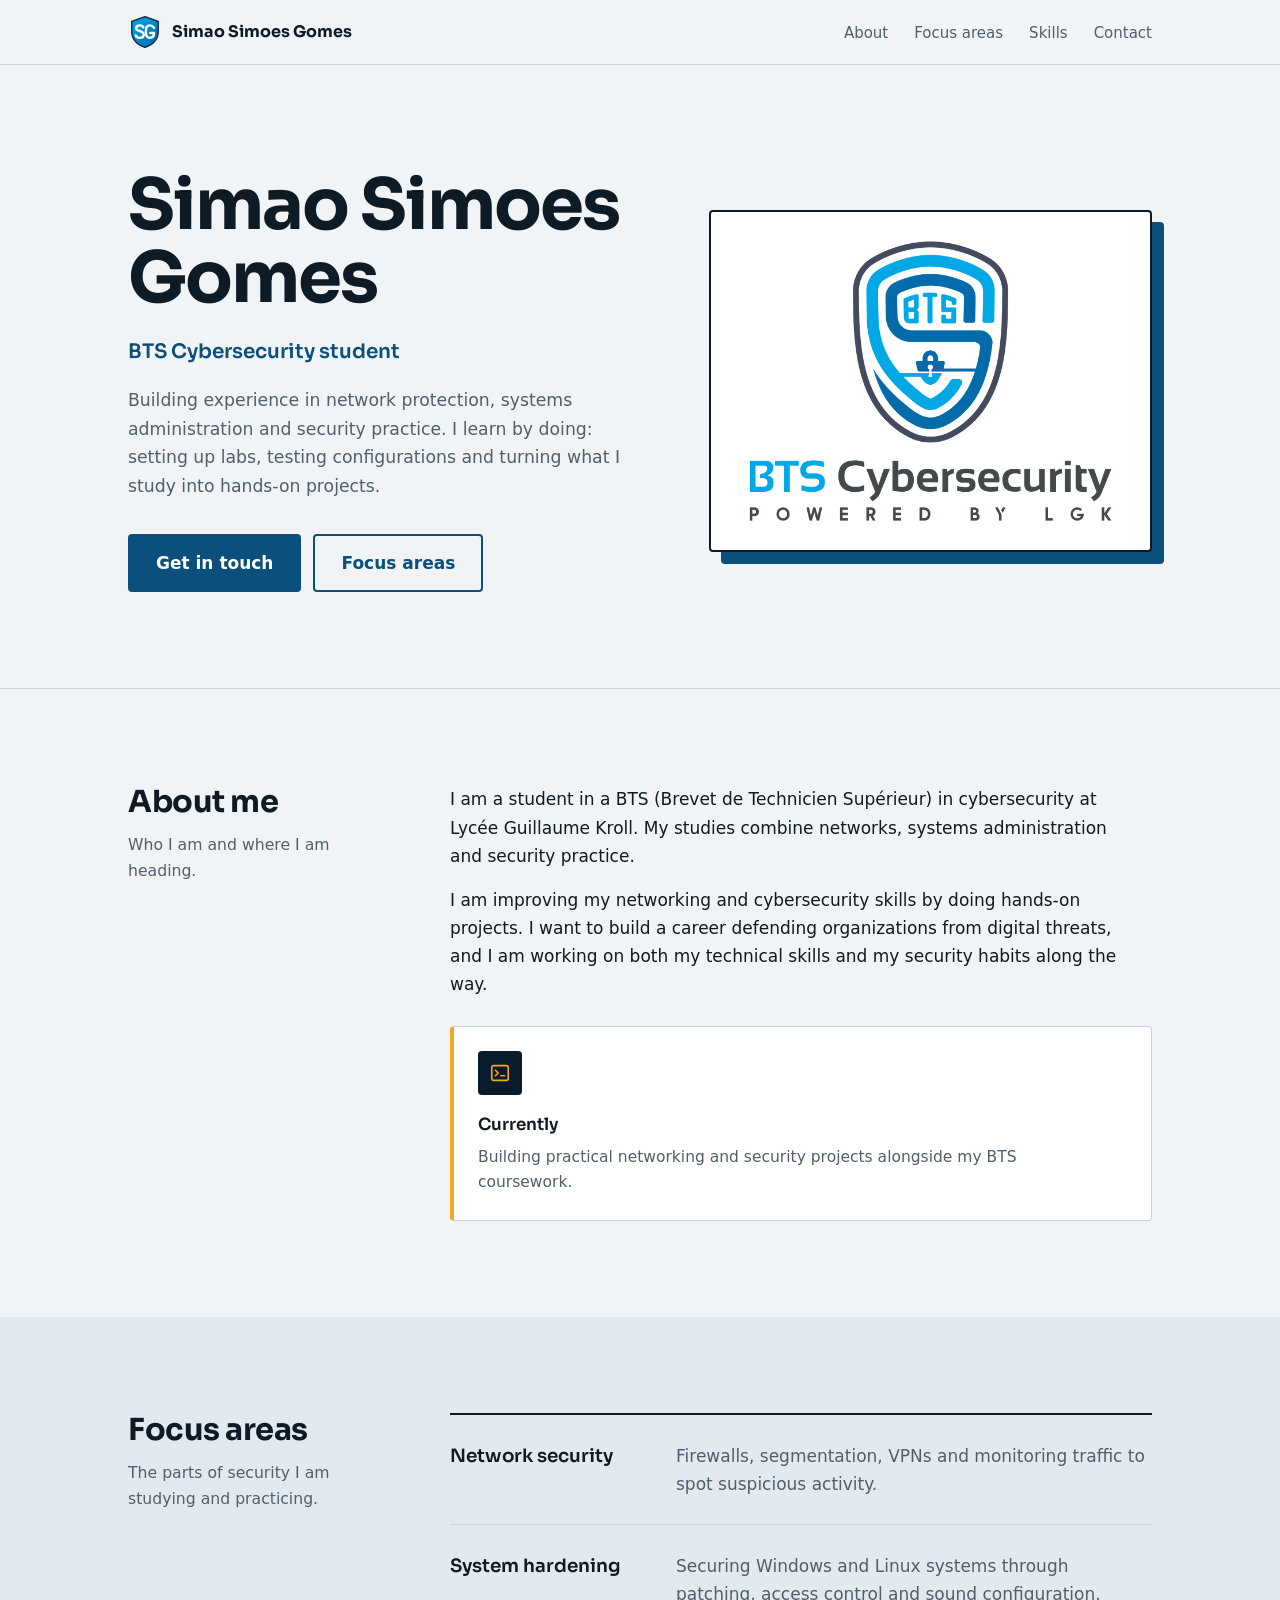
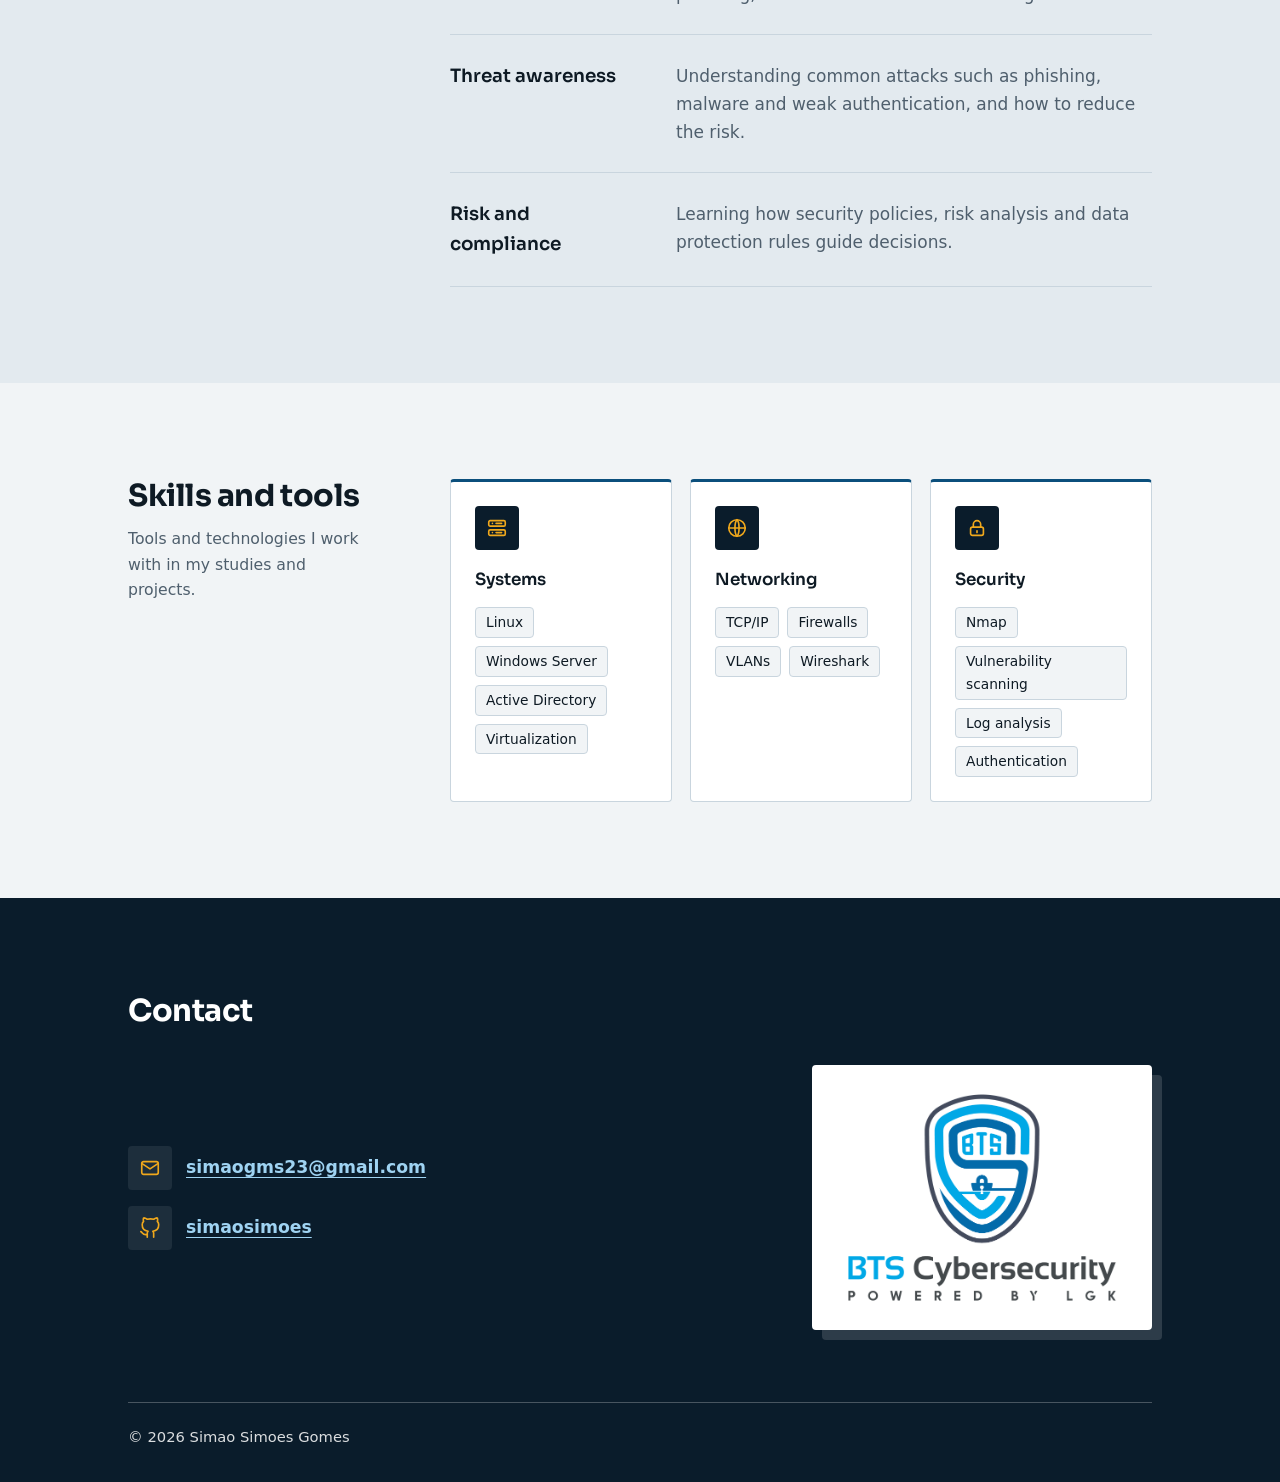
<file: index.html>
<!DOCTYPE html>
<html lang="en">
<head>
<meta charset="utf-8">
<meta name="viewport" content="width=device-width, initial-scale=1, viewport-fit=cover">
<title>Simao Simoes Gomes – Cybersecurity Student</title>
<link rel="icon" type="image/svg+xml" href="logo.svg">
<link rel="preconnect" href="https://fonts.googleapis.com">
<link rel="preconnect" href="https://fonts.gstatic.com" crossorigin>
<link href="https://fonts.googleapis.com/css2?family=Sora:wght@500;600;700&display=swap" rel="stylesheet">
<link rel="stylesheet" href="style.css">
</head>
<body>
<header><div class="wrap"><nav>
<a class="brand" href="#top"><img class="logo" src="logo.svg" width="34" height="34" alt="">Simao Simoes Gomes</a>
<ul><li><a href="#about">About</a></li><li><a href="#focus">Focus areas</a></li><li><a href="#skills">Skills</a></li><li><a href="#contact">Contact</a></li></ul>
</nav></div></header>

<main id="top">
<div class="hero"><div class="wrap">
<div>
<h1>Simao Simoes Gomes</h1>
<p class="role">BTS Cybersecurity student</p>
<p class="lead">Building experience in network protection, systems administration and security practice. I learn by doing: setting up labs, testing configurations and turning what I study into hands-on projects.</p>
<div class="btns"><a class="btn p" href="#contact">Get in touch</a><a class="btn s" href="#focus">Focus areas</a></div>
</div>
<div class="logobox">
<img src="BTS_Final-01.jpg" width="1372" height="1021" alt="BTS Cybersecurity logo, powered by LGK">
</div>
</div></div>

<section id="about"><div class="wrap">
<h2>About me</h2>
<p class="sub">Who I am and where I am heading.</p>
<div class="about">
<!-- PHOTO SPOT 1: add your photo here, e.g. <img class="photo" src="my-photo.jpg" alt="Simao"> -->
<div>
<p>I am a student in a BTS (Brevet de Technicien Supérieur) in cybersecurity at Lycée Guillaume Kroll. My studies combine networks, systems administration and security practice.</p>
<p>I am improving my networking and cybersecurity skills by doing hands-on projects. I want to build a career defending organizations from digital threats, and I am working on both my technical skills and my security habits along the way.</p>
</div>
<div class="card"><span class="ico" aria-hidden="true"><svg viewBox="0 0 24 24" fill="none" stroke="currentColor" stroke-width="1.8" stroke-linecap="round" stroke-linejoin="round"><rect x="3" y="4" width="18" height="16" rx="2"/><path d="M7 9l3 3-3 3M13 15h4"/></svg></span><h3>Currently</h3><p>Building practical networking and security projects alongside my BTS coursework.</p></div>
</div>
</div></section>

<section id="focus" class="alt"><div class="wrap">
<h2>Focus areas</h2>
<p class="sub">The parts of security I am studying and practicing.</p>
<div class="rows">
<div class="row"><h3>Network security</h3><p>Firewalls, segmentation, VPNs and monitoring traffic to spot suspicious activity.</p></div>
<div class="row"><h3>System hardening</h3><p>Securing Windows and Linux systems through patching, access control and sound configuration.</p></div>
<div class="row"><h3>Threat awareness</h3><p>Understanding common attacks such as phishing, malware and weak authentication, and how to reduce the risk.</p></div>
<div class="row"><h3>Risk and compliance</h3><p>Learning how security policies, risk analysis and data protection rules guide decisions.</p></div>
</div>
</div></section>

<section id="skills"><div class="wrap">
<h2>Skills and tools</h2>
<p class="sub">Tools and technologies I work with in my studies and projects.</p>
<div class="grid">
<div class="card"><span class="ico" aria-hidden="true"><svg viewBox="0 0 24 24" fill="none" stroke="currentColor" stroke-width="1.8" stroke-linecap="round" stroke-linejoin="round"><rect x="3" y="4" width="18" height="6" rx="1.5"/><rect x="3" y="14" width="18" height="6" rx="1.5"/><path d="M7 7h.01M7 17h.01M11 7h6M11 17h6"/></svg></span><h3>Systems</h3><div class="tags"><span>Linux</span><span>Windows Server</span><span>Active Directory</span><span>Virtualization</span></div></div>
<div class="card"><span class="ico" aria-hidden="true"><svg viewBox="0 0 24 24" fill="none" stroke="currentColor" stroke-width="1.8" stroke-linecap="round" stroke-linejoin="round"><circle cx="12" cy="12" r="9"/><path d="M3 12h18M12 3c3 3 3 15 0 18M12 3c-3 3-3 15 0 18"/></svg></span><h3>Networking</h3><div class="tags"><span>TCP/IP</span><span>Firewalls</span><span>VLANs</span><span>Wireshark</span></div></div>
<div class="card"><span class="ico" aria-hidden="true"><svg viewBox="0 0 24 24" fill="none" stroke="currentColor" stroke-width="1.8" stroke-linecap="round" stroke-linejoin="round"><rect x="5" y="11" width="14" height="9" rx="2"/><path d="M8 11V8a4 4 0 018 0v3M12 15v2"/></svg></span><h3>Security</h3><div class="tags"><span>Nmap</span><span>Vulnerability scanning</span><span>Log analysis</span><span>Authentication</span></div></div>
</div>
</div></section>

</main>

<footer id="contact"><div class="wrap">
<h2>Contact</h2>
<div class="contactbox"><div>
<div class="contact">
<span class="ci"><span class="ico" aria-hidden="true"><svg viewBox="0 0 24 24" fill="none" stroke="currentColor" stroke-width="1.8" stroke-linecap="round" stroke-linejoin="round"><rect x="3" y="5" width="18" height="14" rx="2"/><path d="M3 7l9 6 9-6"/></svg></span><span><a href="mailto:simaogms23@gmail.com">simaogms23@gmail.com</a></span></span>
<span class="ci"><span class="ico" aria-hidden="true"><svg viewBox="0 0 24 24" fill="none" stroke="currentColor" stroke-width="1.8" stroke-linecap="round" stroke-linejoin="round"><path d="M9 19c-5 1.5-5-2.5-7-3m14 6v-3.87a3.37 3.37 0 0 0-.94-2.61c3.14-.35 6.44-1.54 6.44-7A5.44 5.44 0 0 0 20 4.77 5.07 5.07 0 0 0 19.91 1S18.73.65 16 2.48a13.38 13.38 0 0 0-7 0C6.27.65 5.09 1 5.09 1A5.07 5.07 0 0 0 5 4.77a5.44 5.44 0 0 0-1.5 3.78c0 5.42 3.3 6.61 6.44 7A3.37 3.37 0 0 0 9 18.13V22"/></svg></span><span><a href="https://github.com/simaosimoes" target="_blank" rel="noopener">simaosimoes</a></span></span>
</div>
</div>
<div class="logobox"><img src="BTS_Final-01.jpg" width="1372" height="1021" alt="BTS Cybersecurity logo, powered by LGK"></div></div>
<p class="copy">© 2026 Simao Simoes Gomes</p>
</div></footer>
</body>
</html>
</file>
<file: style.css>
/* Portfolio – Simao Simoes Gomes
   Palette: paper, ink, deep blue (primary), amber (signal), night (footer) */

:root {
  --paper: #f1f4f6;
  --alt: #e3eaef;
  --card: #ffffff;
  --ink: #0e1a24;
  --mute: #4f5f6d;
  --line: #c9d5de;
  --blue: #0b4f7c;
  --blue-dark: #083a5c;
  --on-blue: #ffffff;
  --amber: #f0a81c;
  --night: #0a1c2b;
  --icon-bg: #0a1c2b;

  --radius: 4px;
  --display: "Sora", "Segoe UI", system-ui, sans-serif;
  --body: "Segoe UI", system-ui, -apple-system, Roboto, Helvetica, Arial, sans-serif;

  padding-top: env(safe-area-inset-top, 0px);
  padding-bottom: env(safe-area-inset-bottom, 0px);
}

@media (prefers-color-scheme: dark) {
  :root {
    --paper: #0b1621;
    --alt: #0e1c2a;
    --card: #12232f;
    --ink: #e8eff5;
    --mute: #9db0bf;
    --line: #243849;
    --blue: #5bb8ea;
    --blue-dark: #8accf2;
    --on-blue: #06121f;
  }
}

/* ===== Base ===== */
*,
*::before,
*::after {
  box-sizing: border-box;
}

html {
  scroll-behavior: smooth;
  scroll-padding-top: 80px;
}

body {
  margin: 0;
  background: var(--paper);
  color: var(--ink);
  font: 17px/1.65 var(--body);
  -webkit-font-smoothing: antialiased;
}

h1,
h2,
h3,
.brand {
  font-family: var(--display);
}

a {
  color: var(--blue);
}

:focus-visible {
  outline: 3px solid var(--amber);
  outline-offset: 3px;
}

.wrap {
  max-width: 1080px;
  margin: 0 auto;
  padding: 0 28px;
}

/* ===== Header ===== */
header {
  position: sticky;
  top: env(safe-area-inset-top, 0px);
  z-index: 10;
  background: var(--paper);
  border-bottom: 1px solid var(--line);
}

nav {
  display: flex;
  justify-content: space-between;
  align-items: center;
  height: 64px;
  gap: 16px;
}

.brand {
  display: flex;
  align-items: center;
  gap: 10px;
  font-weight: 700;
  font-size: 1rem;
  color: var(--ink);
  text-decoration: none;
}

.logo {
  display: block;
  width: 34px;
  height: 34px;
}

nav ul {
  display: flex;
  gap: 26px;
  margin: 0;
  padding: 0;
  list-style: none;
}

nav ul a {
  color: var(--mute);
  font-size: 15px;
  text-decoration: none;
  padding: 6px 0;
  border-bottom: 2px solid transparent;
  transition: color 0.15s, border-color 0.15s;
}

nav ul a:hover {
  color: var(--ink);
  border-bottom-color: var(--amber);
}

/* ===== Hero ===== */
.hero {
  padding: 104px 0 96px;
  border-bottom: 1px solid var(--line);
}

.hero .wrap {
  display: grid;
  grid-template-columns: 1.15fr 1fr;
  gap: 72px;
  align-items: center;
}

h1 {
  margin: 0 0 20px;
  font-size: clamp(2.6rem, 6vw, 4.4rem);
  font-weight: 700;
  line-height: 1.04;
  letter-spacing: -0.03em;
}

.role {
  margin: 0 0 18px;
  font-family: var(--display);
  font-size: 1.25rem;
  font-weight: 600;
  color: var(--blue);
}

.lead {
  max-width: 50ch;
  margin: 0 0 34px;
  color: var(--mute);
  font-size: 1.08rem;
}

.btns {
  display: flex;
  flex-wrap: wrap;
  gap: 12px;
}

.btn {
  display: inline-block;
  padding: 13px 26px;
  border: 2px solid var(--blue);
  border-radius: var(--radius);
  font-weight: 600;
  text-decoration: none;
  transition: background-color 0.15s, color 0.15s;
}

.btn.p {
  background: var(--blue);
  color: var(--on-blue);
}

.btn.p:hover {
  background: var(--blue-dark);
  border-color: var(--blue-dark);
}

.btn.s {
  color: var(--blue);
}

.btn.s:hover {
  background: var(--blue);
  color: var(--on-blue);
}

/* Logo frame: the one bold element on the page */
.logobox {
  padding: 22px;
  background: #fff;
  border: 2px solid var(--ink);
  border-radius: var(--radius);
  box-shadow: 12px 12px 0 var(--blue);
}

.logobox img {
  display: block;
  width: 100%;
  height: auto;
}

/* ===== Sections: heading column left, content column right ===== */
section {
  padding: 96px 0;
}

section.alt {
  background: var(--alt);
}

section .wrap {
  display: grid;
  grid-template-columns: 250px 1fr;
  grid-template-rows: auto auto 1fr;
  column-gap: 72px;
}

section .wrap > h2 {
  grid-column: 1;
  grid-row: 1;
}

section .wrap > .sub {
  grid-column: 1;
  grid-row: 2;
}

section .wrap > .about,
section .wrap > .rows,
section .wrap > .grid {
  grid-column: 2;
  grid-row: 1 / -1;
}

h2 {
  margin: 0 0 12px;
  font-size: 1.9rem;
  font-weight: 700;
  line-height: 1.15;
  letter-spacing: -0.015em;
}

.sub {
  margin: 0;
  color: var(--mute);
  font-size: 0.98rem;
}

h3 {
  margin: 0 0 6px;
  font-size: 1.05rem;
  font-weight: 600;
  color: var(--ink);
}

/* ===== About ===== */
.about {
  display: grid;
  gap: 28px;
  align-items: start;
}

.about p {
  max-width: 62ch;
  margin: 0 0 16px;
}

.about p:last-child {
  margin-bottom: 0;
}

.photo {
  display: block;
  width: 100%;
  height: auto;
  border: 1px solid var(--line);
  border-radius: var(--radius);
}

/* ===== Cards ===== */
.card {
  padding: 24px;
  background: var(--card);
  border: 1px solid var(--line);
  border-radius: var(--radius);
}

.card p {
  margin: 0;
  color: var(--mute);
  font-size: 0.97rem;
}

.about .card {
  border-left: 4px solid var(--amber);
}

/* ===== Focus areas (ruled list) ===== */
.rows {
  border-top: 2px solid var(--ink);
}

.row {
  display: grid;
  grid-template-columns: 190px 1fr;
  gap: 8px 36px;
  align-items: baseline;
  padding: 26px 0;
  border-bottom: 1px solid var(--line);
}

.row h3 {
  margin: 0;
  font-size: 1.15rem;
}

.row p {
  max-width: 56ch;
  margin: 0;
  color: var(--mute);
}

/* ===== Skills ===== */
.grid {
  display: grid;
  grid-template-columns: repeat(auto-fit, minmax(190px, 1fr));
  gap: 18px;
  align-content: start;
}

.grid .card {
  border-top: 3px solid var(--blue);
}

.tags {
  display: flex;
  flex-wrap: wrap;
  gap: 8px;
  margin-top: 14px;
}

.tags span {
  padding: 3px 10px;
  background: var(--paper);
  border: 1px solid var(--line);
  border-radius: var(--radius);
  font-size: 0.86rem;
}

/* ===== Icons ===== */
.ico {
  display: grid;
  place-items: center;
  flex: none;
  width: 44px;
  height: 44px;
  background: var(--icon-bg);
  color: var(--amber);
  border-radius: var(--radius);
}

.ico svg {
  width: 22px;
  height: 22px;
}

.card .ico {
  margin-bottom: 16px;
}

/* ===== Footer / contact ===== */
footer {
  padding: 96px 0 32px;
  background: var(--night);
  color: #fff;
}

footer h2 {
  margin-bottom: 36px;
  color: #fff;
}

.contactbox {
  display: grid;
  grid-template-columns: 1.3fr 1fr;
  gap: 48px;
  align-items: center;
  margin-bottom: 72px;
}

.contactbox .logobox {
  max-width: 340px;
  justify-self: end;
  border-color: #fff;
  box-shadow: 10px 10px 0 rgba(255, 255, 255, 0.14);
}

.contact {
  display: flex;
  flex-direction: column;
  gap: 16px;
  font-size: 1.08rem;
}

.ci {
  display: flex;
  align-items: center;
  gap: 14px;
}

.ci .ico {
  background: rgba(255, 255, 255, 0.08);
  margin: 0;
}

footer a {
  color: #9fd3f2;
  font-weight: 600;
  text-decoration-thickness: 1px;
  text-underline-offset: 4px;
}

footer a:hover {
  color: var(--amber);
}

.copy {
  margin: 0;
  padding-top: 22px;
  border-top: 1px solid rgba(255, 255, 255, 0.25);
  font-size: 0.92rem;
  color: rgba(255, 255, 255, 0.85);
}

/* ===== Tablet & mobile ===== */
@media (max-width: 900px) {
  .hero {
    padding: 64px 0;
  }

  .hero .wrap,
  .contactbox {
    grid-template-columns: 1fr;
    gap: 48px;
  }

  .logobox {
    max-width: 420px;
    box-shadow: 8px 8px 0 var(--blue);
  }

  .contactbox .logobox {
    justify-self: start;
  }

  section {
    padding: 64px 0;
  }

  section .wrap {
    display: block;
  }

  .sub {
    margin-bottom: 32px;
  }

  footer {
    padding-top: 64px;
  }
}

@media (max-width: 640px) {
  .wrap {
    padding: 0 20px;
  }

  nav ul {
    gap: 14px;
  }

  nav ul a {
    font-size: 14px;
  }

  .row {
    grid-template-columns: 1fr;
    padding: 22px 0;
  }
}

@media (prefers-reduced-motion: reduce) {
  html {
    scroll-behavior: auto;
  }

  * {
    transition: none !important;
  }
}
</file>
